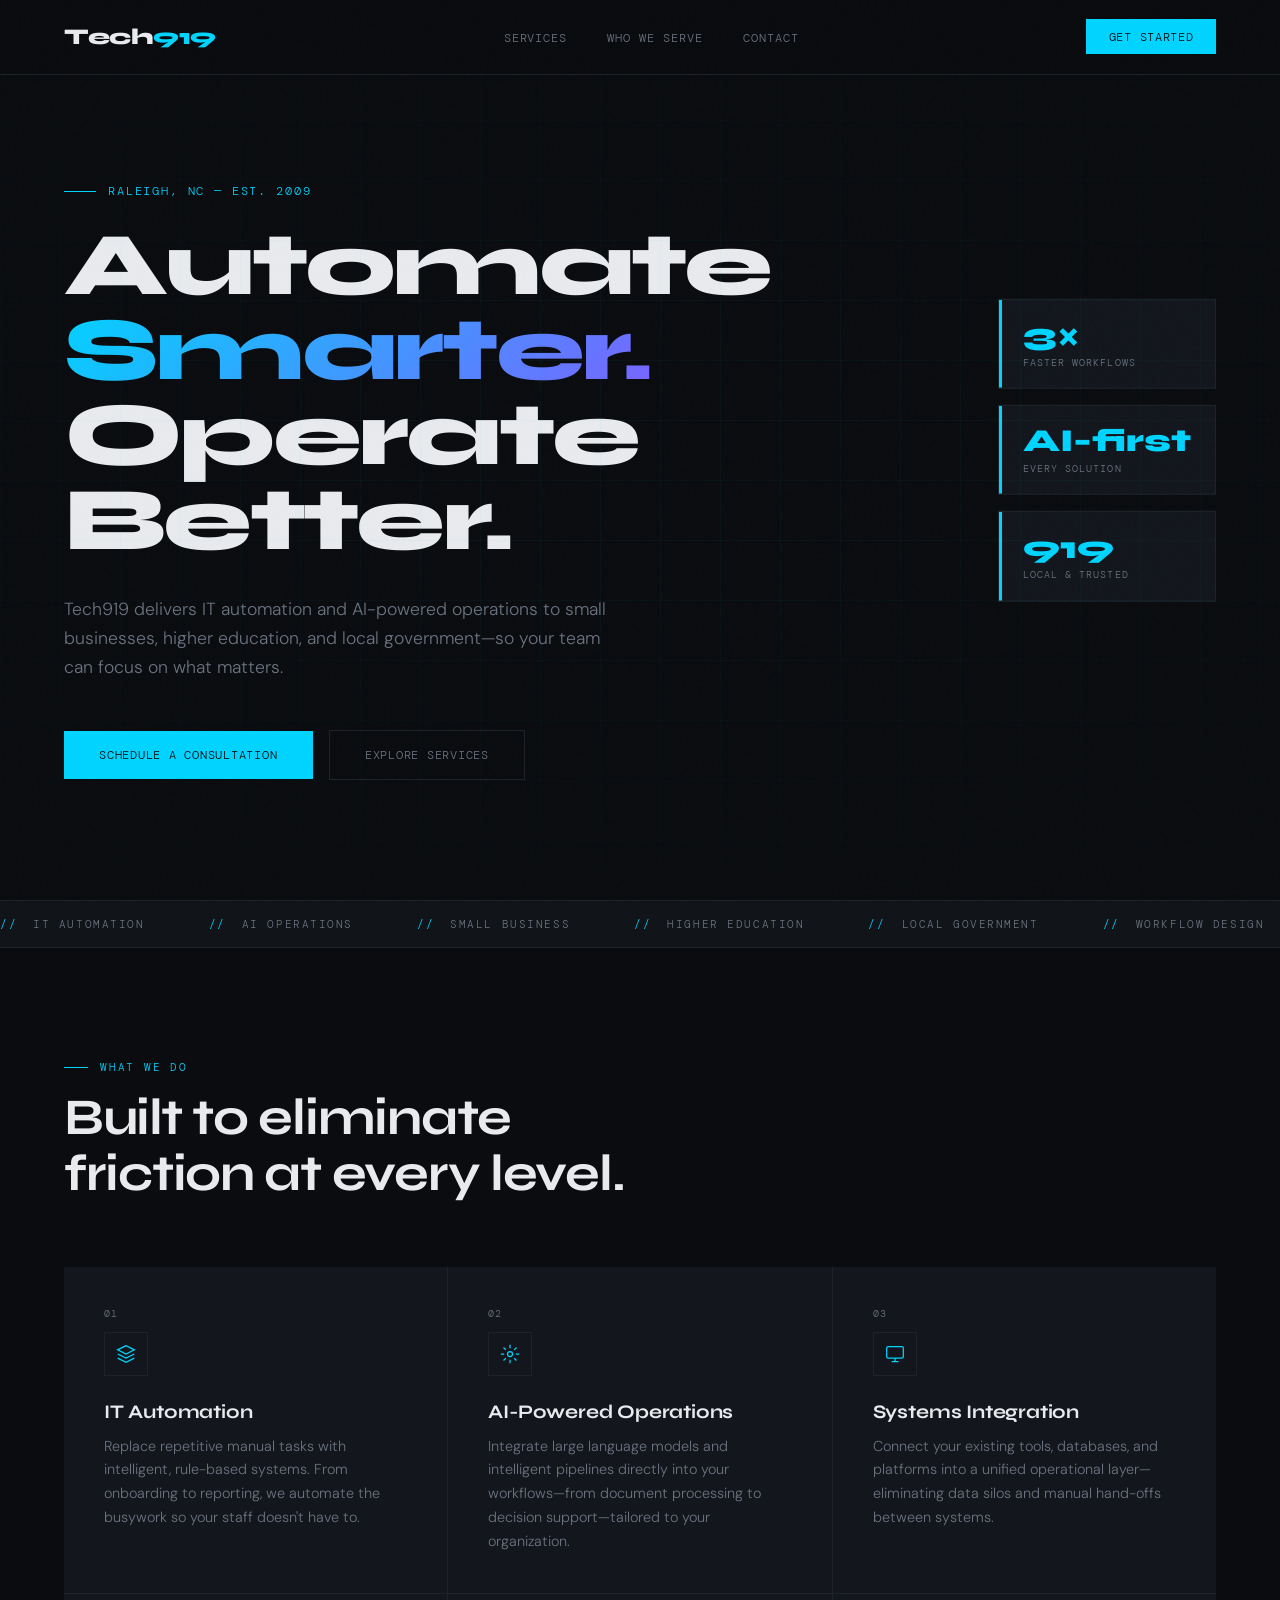
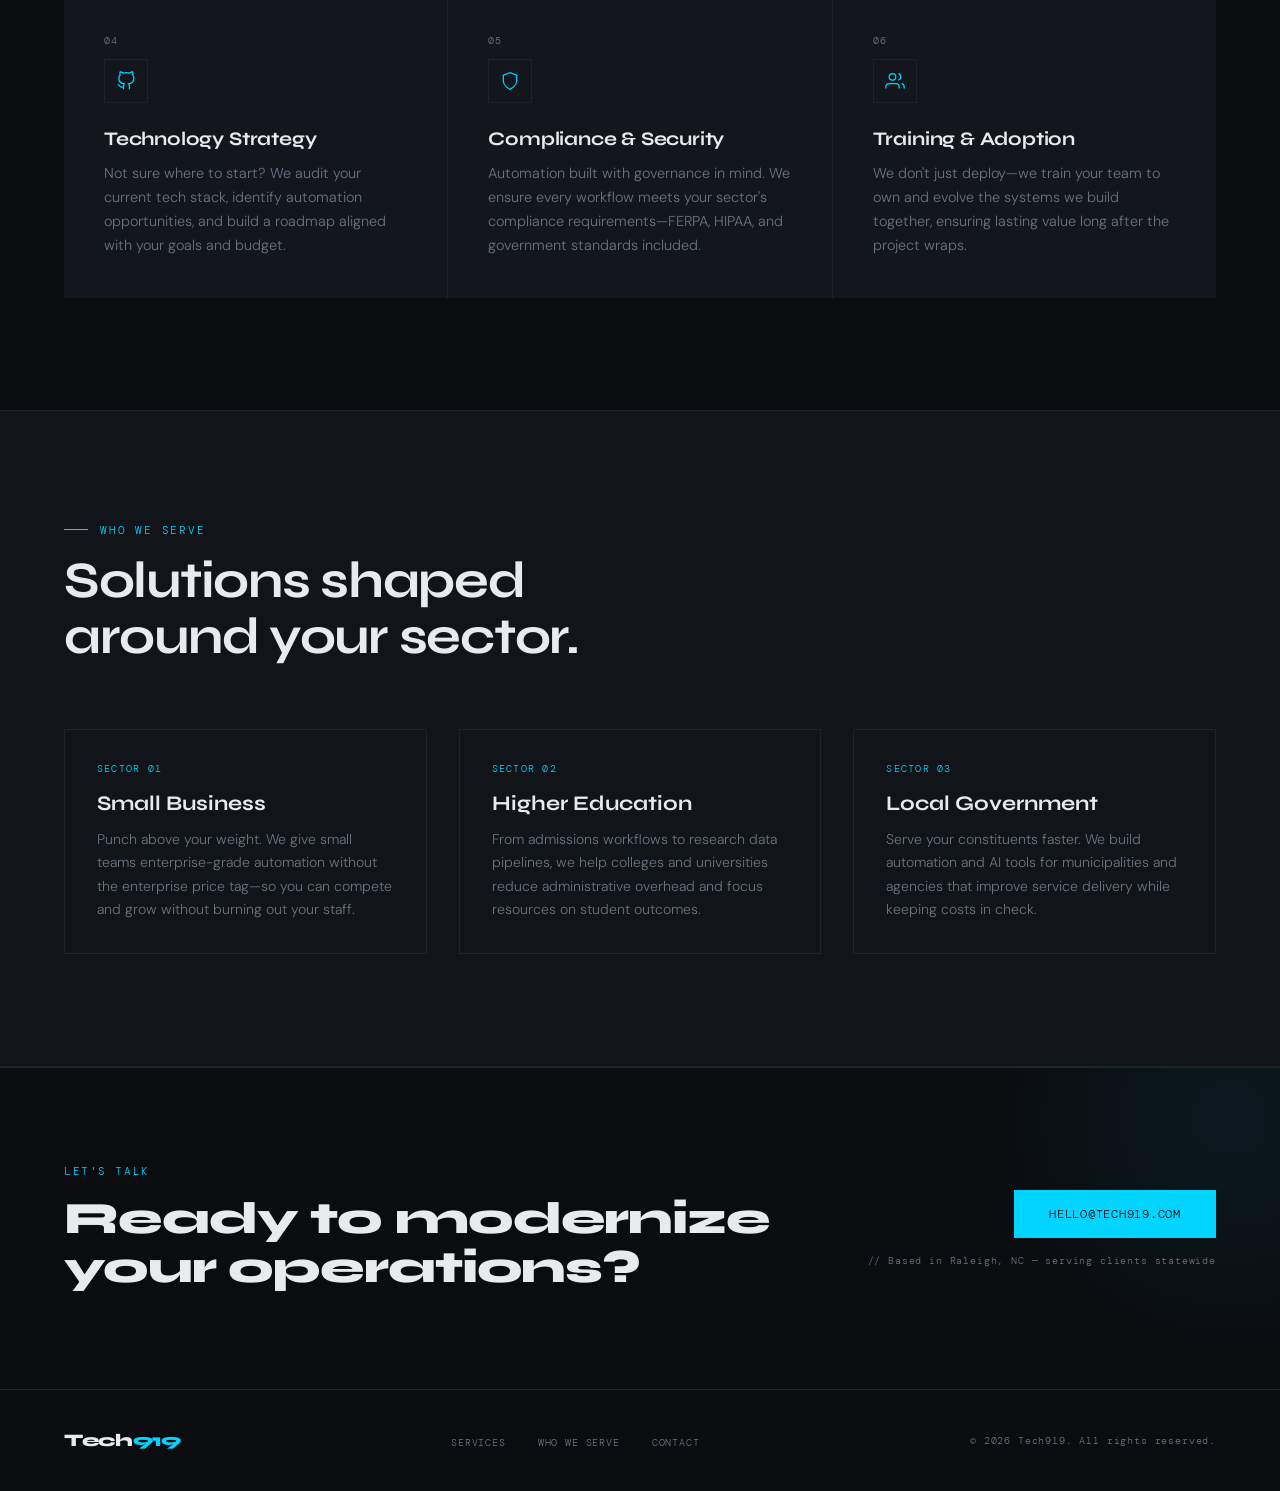
<file: index.html>
<!DOCTYPE html>
<html lang="en">
<head>
  <meta charset="UTF-8" />
  <meta name="viewport" content="width=device-width, initial-scale=1.0" />
  <title>Tech919 — IT Automation & AI for Business</title>
  <link rel="shortcut icon" type="image/x-icon" href="favicon.ico">
  <link href="https://fonts.googleapis.com/css2?family=DM+Mono:wght@400;500&family=Syne:wght@400;600;700;800&family=DM+Sans:wght@300;400;500&display=swap" rel="stylesheet" />
  <style>
    *, *::before, *::after { box-sizing: border-box; margin: 0; padding: 0; }

    :root {
      --bg: #0a0c0f;
      --surface: #111418;
      --border: #1e2329;
      --accent: #00d4ff;
      --accent2: #7b61ff;
      --text: #e8eaed;
      --muted: #6b7280;
      --card: #13171d;
    }

    html { scroll-behavior: smooth; }

    body {
      background: var(--bg);
      color: var(--text);
      font-family: 'DM Sans', sans-serif;
      font-weight: 300;
      overflow-x: hidden;
    }

    /* ─── NOISE OVERLAY ─── */
    body::before {
      content: '';
      position: fixed;
      inset: 0;
      background-image: url("data:image/svg+xml,%3Csvg viewBox='0 0 256 256' xmlns='http://www.w3.org/2000/svg'%3E%3Cfilter id='noise'%3E%3CfeTurbulence type='fractalNoise' baseFrequency='0.9' numOctaves='4' stitchTiles='stitch'/%3E%3C/filter%3E%3Crect width='100%25' height='100%25' filter='url(%23noise)' opacity='0.03'/%3E%3C/svg%3E");
      pointer-events: none;
      z-index: 999;
      opacity: 0.4;
    }

    /* ─── NAV ─── */
    nav {
      position: fixed;
      top: 0; left: 0; right: 0;
      z-index: 100;
      display: flex;
      align-items: center;
      justify-content: space-between;
      padding: 1.2rem 4rem;
      background: rgba(10, 12, 15, 0.85);
      backdrop-filter: blur(12px);
      border-bottom: 1px solid var(--border);
    }

    .nav-logo {
      font-family: 'Syne', sans-serif;
      font-weight: 800;
      font-size: 1.4rem;
      letter-spacing: -0.02em;
      color: var(--text);
      text-decoration: none;
    }

    .nav-logo span {
      color: var(--accent);
    }

    .nav-links {
      display: flex;
      gap: 2.5rem;
      list-style: none;
    }

    .nav-links a {
      font-family: 'DM Mono', monospace;
      font-size: 0.75rem;
      letter-spacing: 0.08em;
      text-transform: uppercase;
      color: var(--muted);
      text-decoration: none;
      transition: color 0.2s;
    }

    .nav-links a:hover { color: var(--accent); }

    .nav-cta {
      font-family: 'DM Mono', monospace;
      font-size: 0.75rem;
      letter-spacing: 0.06em;
      text-transform: uppercase;
      color: var(--bg);
      background: var(--accent);
      border: none;
      padding: 0.6rem 1.4rem;
      cursor: pointer;
      text-decoration: none;
      transition: opacity 0.2s;
    }

    .nav-cta:hover { opacity: 0.85; }

    /* ─── HERO ─── */
    .hero {
      min-height: 100vh;
      display: flex;
      flex-direction: column;
      justify-content: center;
      padding: 8rem 4rem 4rem;
      position: relative;
      overflow: hidden;
    }

    /* Grid lines background */
    .hero::after {
      content: '';
      position: absolute;
      inset: 0;
      background-image:
        linear-gradient(rgba(0,212,255,0.04) 1px, transparent 1px),
        linear-gradient(90deg, rgba(0,212,255,0.04) 1px, transparent 1px);
      background-size: 60px 60px;
      mask-image: radial-gradient(ellipse 80% 60% at 50% 50%, black 30%, transparent 100%);
      pointer-events: none;
    }

    .hero-eyebrow {
      font-family: 'DM Mono', monospace;
      font-size: 0.72rem;
      letter-spacing: 0.16em;
      text-transform: uppercase;
      color: var(--accent);
      margin-bottom: 1.5rem;
      display: flex;
      align-items: center;
      gap: 0.75rem;
      opacity: 0;
      animation: fadeUp 0.7s ease forwards 0.2s;
    }

    .hero-eyebrow::before {
      content: '';
      display: inline-block;
      width: 2rem;
      height: 1px;
      background: var(--accent);
    }

    .hero-title {
      font-family: 'Syne', sans-serif;
      font-weight: 800;
      font-size: clamp(3rem, 7vw, 6.5rem);
      line-height: 0.95;
      letter-spacing: -0.03em;
      max-width: 900px;
      opacity: 0;
      animation: fadeUp 0.8s ease forwards 0.4s;
    }

    .hero-title em {
      font-style: normal;
      background: linear-gradient(135deg, var(--accent) 0%, var(--accent2) 100%);
      -webkit-background-clip: text;
      -webkit-text-fill-color: transparent;
      background-clip: text;
    }

    .hero-sub {
      margin-top: 2rem;
      font-size: 1.1rem;
      color: var(--muted);
      max-width: 560px;
      line-height: 1.65;
      font-weight: 300;
      opacity: 0;
      animation: fadeUp 0.8s ease forwards 0.6s;
    }

    .hero-actions {
      margin-top: 3rem;
      display: flex;
      gap: 1rem;
      align-items: center;
      opacity: 0;
      animation: fadeUp 0.8s ease forwards 0.8s;
    }

    .btn-primary {
      font-family: 'DM Mono', monospace;
      font-size: 0.78rem;
      letter-spacing: 0.06em;
      text-transform: uppercase;
      color: var(--bg);
      background: var(--accent);
      border: none;
      padding: 1rem 2.2rem;
      cursor: pointer;
      text-decoration: none;
      transition: box-shadow 0.3s, transform 0.2s;
      display: inline-block;
    }

    .btn-primary:hover {
      box-shadow: 0 0 30px rgba(0,212,255,0.4);
      transform: translateY(-1px);
    }

    .btn-ghost {
      font-family: 'DM Mono', monospace;
      font-size: 0.78rem;
      letter-spacing: 0.06em;
      text-transform: uppercase;
      color: var(--muted);
      background: transparent;
      border: 1px solid var(--border);
      padding: 1rem 2.2rem;
      cursor: pointer;
      text-decoration: none;
      transition: border-color 0.2s, color 0.2s;
      display: inline-block;
    }

    .btn-ghost:hover { border-color: var(--accent); color: var(--accent); }

    /* Floating stat badges */
    .hero-stats {
      position: absolute;
      right: 5%;
      top: 50%;
      transform: translateY(-50%);
      display: flex;
      flex-direction: column;
      gap: 1rem;
      opacity: 0;
      animation: fadeLeft 0.9s ease forwards 1s;
    }

    .stat-badge {
      background: var(--card);
      border: 1px solid var(--border);
      padding: 1.2rem 1.5rem;
      min-width: 160px;
      position: relative;
      overflow: hidden;
    }

    .stat-badge::before {
      content: '';
      position: absolute;
      top: 0; left: 0;
      width: 3px;
      height: 100%;
      background: var(--accent);
    }

    .stat-num {
      font-family: 'Syne', sans-serif;
      font-weight: 800;
      font-size: 2rem;
      color: var(--accent);
      line-height: 1;
    }

    .stat-label {
      font-family: 'DM Mono', monospace;
      font-size: 0.65rem;
      letter-spacing: 0.1em;
      text-transform: uppercase;
      color: var(--muted);
      margin-top: 0.3rem;
    }

    /* ─── MARQUEE ─── */
    .marquee-wrap {
      border-top: 1px solid var(--border);
      border-bottom: 1px solid var(--border);
      padding: 1rem 0;
      overflow: hidden;
      background: var(--surface);
    }

    .marquee-track {
      display: flex;
      gap: 4rem;
      animation: marquee 22s linear infinite;
      white-space: nowrap;
      width: max-content;
    }

    .marquee-item {
      font-family: 'DM Mono', monospace;
      font-size: 0.7rem;
      letter-spacing: 0.14em;
      text-transform: uppercase;
      color: var(--muted);
      display: flex;
      align-items: center;
      gap: 1rem;
    }

    .marquee-item::before {
      content: '//';
      color: var(--accent);
    }

    /* ─── SERVICES ─── */
    section { padding: 7rem 4rem; }

    .section-label {
      font-family: 'DM Mono', monospace;
      font-size: 0.7rem;
      letter-spacing: 0.16em;
      text-transform: uppercase;
      color: var(--accent);
      margin-bottom: 1rem;
      display: flex;
      align-items: center;
      gap: 0.75rem;
    }

    .section-label::before {
      content: '';
      width: 1.5rem;
      height: 1px;
      background: var(--accent);
    }

    .section-title {
      font-family: 'Syne', sans-serif;
      font-weight: 700;
      font-size: clamp(2rem, 4vw, 3.2rem);
      letter-spacing: -0.025em;
      line-height: 1.1;
      max-width: 600px;
      margin-bottom: 4rem;
    }

    .services-grid {
      display: grid;
      grid-template-columns: repeat(3, 1fr);
      gap: 1px;
      background: var(--border);
    }

    .service-card {
      background: var(--card);
      padding: 2.5rem;
      position: relative;
      overflow: hidden;
      transition: background 0.3s;
    }

    .service-card:hover { background: #161b22; }

    .service-card::after {
      content: '';
      position: absolute;
      bottom: 0; left: 0; right: 0;
      height: 2px;
      background: linear-gradient(90deg, var(--accent), var(--accent2));
      transform: scaleX(0);
      transform-origin: left;
      transition: transform 0.4s ease;
    }

    .service-card:hover::after { transform: scaleX(1); }

    .service-icon {
      width: 44px;
      height: 44px;
      border: 1px solid var(--border);
      display: flex;
      align-items: center;
      justify-content: center;
      margin-bottom: 1.5rem;
      color: var(--accent);
      font-size: 1.1rem;
    }

    .service-num {
      font-family: 'DM Mono', monospace;
      font-size: 0.65rem;
      color: var(--muted);
      letter-spacing: 0.1em;
      margin-bottom: 0.75rem;
    }

    .service-name {
      font-family: 'Syne', sans-serif;
      font-weight: 700;
      font-size: 1.2rem;
      letter-spacing: -0.01em;
      margin-bottom: 0.75rem;
    }

    .service-desc {
      font-size: 0.9rem;
      color: var(--muted);
      line-height: 1.65;
    }

    /* ─── WHO WE SERVE ─── */
    .serve-section {
      background: var(--surface);
      border-top: 1px solid var(--border);
      border-bottom: 1px solid var(--border);
    }

    .serve-grid {
      display: grid;
      grid-template-columns: repeat(3, 1fr);
      gap: 2rem;
      margin-top: 1rem;
    }

    .serve-card {
      padding: 2rem;
      border: 1px solid var(--border);
      position: relative;
      transition: border-color 0.3s;
    }

    .serve-card:hover { border-color: rgba(0,212,255,0.3); }

    .serve-tag {
      font-family: 'DM Mono', monospace;
      font-size: 0.65rem;
      letter-spacing: 0.12em;
      text-transform: uppercase;
      color: var(--accent);
      margin-bottom: 1rem;
    }

    .serve-title {
      font-family: 'Syne', sans-serif;
      font-weight: 700;
      font-size: 1.3rem;
      margin-bottom: 0.75rem;
    }

    .serve-desc {
      font-size: 0.88rem;
      color: var(--muted);
      line-height: 1.65;
    }

    /* ─── CTA BAND ─── */
    .cta-band {
      padding: 6rem 4rem;
      display: flex;
      align-items: center;
      justify-content: space-between;
      gap: 3rem;
      border-top: 1px solid var(--border);
      position: relative;
      overflow: hidden;
    }

    .cta-band::before {
      content: '';
      position: absolute;
      top: -200px; right: -200px;
      width: 500px; height: 500px;
      background: radial-gradient(circle, rgba(0,212,255,0.07) 0%, transparent 70%);
      pointer-events: none;
    }

    .cta-text .eyebrow {
      font-family: 'DM Mono', monospace;
      font-size: 0.7rem;
      letter-spacing: 0.14em;
      text-transform: uppercase;
      color: var(--accent);
      margin-bottom: 1rem;
    }

    .cta-text h2 {
      font-family: 'Syne', sans-serif;
      font-weight: 800;
      font-size: clamp(1.8rem, 3.5vw, 3rem);
      letter-spacing: -0.025em;
      line-height: 1.1;
    }

    .cta-actions {
      display: flex;
      flex-direction: column;
      align-items: flex-end;
      gap: 1rem;
      flex-shrink: 0;
    }

    .cta-note {
      font-family: 'DM Mono', monospace;
      font-size: 0.65rem;
      letter-spacing: 0.08em;
      color: var(--muted);
    }

    /* ─── FOOTER ─── */
    footer {
      border-top: 1px solid var(--border);
      padding: 2.5rem 4rem;
      display: flex;
      align-items: center;
      justify-content: space-between;
    }

    .footer-logo {
      font-family: 'Syne', sans-serif;
      font-weight: 800;
      font-size: 1.1rem;
      letter-spacing: -0.02em;
    }

    .footer-logo span { color: var(--accent); }

    .footer-copy {
      font-family: 'DM Mono', monospace;
      font-size: 0.65rem;
      letter-spacing: 0.08em;
      color: var(--muted);
    }

    .footer-links {
      display: flex;
      gap: 2rem;
      list-style: none;
    }

    .footer-links a {
      font-family: 'DM Mono', monospace;
      font-size: 0.65rem;
      letter-spacing: 0.08em;
      text-transform: uppercase;
      color: var(--muted);
      text-decoration: none;
      transition: color 0.2s;
    }

    .footer-links a:hover { color: var(--accent); }

    /* ─── ANIMATIONS ─── */
    @keyframes fadeUp {
      from { opacity: 0; transform: translateY(24px); }
      to   { opacity: 1; transform: translateY(0); }
    }

    @keyframes fadeLeft {
      from { opacity: 0; transform: translate(20px, -50%); }
      to   { opacity: 1; transform: translate(0, -50%); }
    }

    @keyframes marquee {
      from { transform: translateX(0); }
      to   { transform: translateX(-50%); }
    }

    /* ─── SCROLL REVEAL ─── */
    .reveal {
      opacity: 0;
      transform: translateY(28px);
      transition: opacity 0.7s ease, transform 0.7s ease;
    }

    .reveal.visible {
      opacity: 1;
      transform: translateY(0);
    }

    /* ─── RESPONSIVE ─── */
    @media (max-width: 900px) {
      nav { padding: 1.2rem 2rem; }
      .nav-links { display: none; }
      .hero { padding: 7rem 2rem 3rem; }
      .hero-stats { display: none; }
      section { padding: 5rem 2rem; }
      .services-grid { grid-template-columns: 1fr; }
      .serve-grid { grid-template-columns: 1fr; }
      .cta-band { flex-direction: column; align-items: flex-start; padding: 4rem 2rem; }
      .cta-actions { align-items: flex-start; }
      footer { flex-direction: column; gap: 1.5rem; align-items: flex-start; }
    }
  </style>
</head>
<body>

  <!-- NAV -->
  <nav>
    <a class="nav-logo" href="#">Tech<span>919</span></a>
    <ul class="nav-links">
      <li><a href="#services">Services</a></li>
      <li><a href="#who">Who We Serve</a></li>
      <li><a href="#contact">Contact</a></li>
    </ul>
    <a class="nav-cta" href="#contact">Get Started</a>
  </nav>

  <!-- HERO -->
  <section class="hero">
    <p class="hero-eyebrow">Raleigh, NC &mdash; Est. 2009</p>
    <h1 class="hero-title">
      Automate<br/>
      <em>Smarter.</em><br/>
      Operate Better.
    </h1>
    <p class="hero-sub">
      Tech919 delivers IT automation and AI-powered operations to small businesses, higher education, and local government—so your team can focus on what matters.
    </p>
    <div class="hero-actions">
      <a class="btn-primary" href="#contact">Schedule a Consultation</a>
      <a class="btn-ghost" href="#services">Explore Services</a>
    </div>

    <div class="hero-stats">
      <div class="stat-badge">
        <div class="stat-num">3×</div>
        <div class="stat-label">Faster workflows</div>
      </div>
      <div class="stat-badge">
        <div class="stat-num">AI-first</div>
        <div class="stat-label">Every solution</div>
      </div>
      <div class="stat-badge">
        <div class="stat-num">919</div>
        <div class="stat-label">Local &amp; trusted</div>
      </div>
    </div>
  </section>

  <!-- MARQUEE -->
  <div class="marquee-wrap">
    <div class="marquee-track">
      <span class="marquee-item">IT Automation</span>
      <span class="marquee-item">AI Operations</span>
      <span class="marquee-item">Small Business</span>
      <span class="marquee-item">Higher Education</span>
      <span class="marquee-item">Local Government</span>
      <span class="marquee-item">Workflow Design</span>
      <span class="marquee-item">Process Optimization</span>
      <span class="marquee-item">AI Integration</span>
      <span class="marquee-item">IT Automation</span>
      <span class="marquee-item">AI Operations</span>
      <span class="marquee-item">Small Business</span>
      <span class="marquee-item">Higher Education</span>
      <span class="marquee-item">Local Government</span>
      <span class="marquee-item">Workflow Design</span>
      <span class="marquee-item">Process Optimization</span>
      <span class="marquee-item">AI Integration</span>
    </div>
  </div>

  <!-- SERVICES -->
  <section id="services">
    <p class="section-label reveal">What We Do</p>
    <h2 class="section-title reveal">Built to eliminate friction at every level.</h2>
    <div class="services-grid">
      <div class="service-card reveal">
        <div class="service-num">01</div>
        <div class="service-icon">
          <svg width="20" height="20" viewBox="0 0 24 24" fill="none" stroke="currentColor" stroke-width="1.5"><path d="M12 2L2 7l10 5 10-5-10-5zM2 17l10 5 10-5M2 12l10 5 10-5"/></svg>
        </div>
        <div class="service-name">IT Automation</div>
        <p class="service-desc">Replace repetitive manual tasks with intelligent, rule-based systems. From onboarding to reporting, we automate the busywork so your staff doesn't have to.</p>
      </div>
      <div class="service-card reveal">
        <div class="service-num">02</div>
        <div class="service-icon">
          <svg width="20" height="20" viewBox="0 0 24 24" fill="none" stroke="currentColor" stroke-width="1.5"><circle cx="12" cy="12" r="3"/><path d="M12 1v4M12 19v4M4.22 4.22l2.83 2.83M16.95 16.95l2.83 2.83M1 12h4M19 12h4M4.22 19.78l2.83-2.83M16.95 7.05l2.83-2.83"/></svg>
        </div>
        <div class="service-name">AI-Powered Operations</div>
        <p class="service-desc">Integrate large language models and intelligent pipelines directly into your workflows—from document processing to decision support—tailored to your organization.</p>
      </div>
      <div class="service-card reveal">
        <div class="service-num">03</div>
        <div class="service-icon">
          <svg width="20" height="20" viewBox="0 0 24 24" fill="none" stroke="currentColor" stroke-width="1.5"><rect x="2" y="3" width="20" height="14" rx="2"/><path d="M8 21h8M12 17v4"/></svg>
        </div>
        <div class="service-name">Systems Integration</div>
        <p class="service-desc">Connect your existing tools, databases, and platforms into a unified operational layer—eliminating data silos and manual hand-offs between systems.</p>
      </div>
      <div class="service-card reveal">
        <div class="service-num">04</div>
        <div class="service-icon">
          <svg width="20" height="20" viewBox="0 0 24 24" fill="none" stroke="currentColor" stroke-width="1.5"><path d="M9 19c-5 1.5-5-2.5-7-3m14 6v-3.87a3.37 3.37 0 0 0-.94-2.61c3.14-.35 6.44-1.54 6.44-7A5.44 5.44 0 0 0 20 4.77A5.07 5.07 0 0 0 19.91 1S18.73.65 16 2.48a13.38 13.38 0 0 0-7 0C6.27.65 5.09 1 5.09 1A5.07 5.07 0 0 0 5 4.77a5.44 5.44 0 0 0-1.5 3.78c0 5.42 3.3 6.61 6.44 7A3.37 3.37 0 0 0 9 18.13V22"/></svg>
        </div>
        <div class="service-name">Technology Strategy</div>
        <p class="service-desc">Not sure where to start? We audit your current tech stack, identify automation opportunities, and build a roadmap aligned with your goals and budget.</p>
      </div>
      <div class="service-card reveal">
        <div class="service-num">05</div>
        <div class="service-icon">
          <svg width="20" height="20" viewBox="0 0 24 24" fill="none" stroke="currentColor" stroke-width="1.5"><path d="M12 22s8-4 8-10V5l-8-3-8 3v7c0 6 8 10 8 10z"/></svg>
        </div>
        <div class="service-name">Compliance & Security</div>
        <p class="service-desc">Automation built with governance in mind. We ensure every workflow meets your sector's compliance requirements—FERPA, HIPAA, and government standards included.</p>
      </div>
      <div class="service-card reveal">
        <div class="service-num">06</div>
        <div class="service-icon">
          <svg width="20" height="20" viewBox="0 0 24 24" fill="none" stroke="currentColor" stroke-width="1.5"><path d="M17 21v-2a4 4 0 0 0-4-4H5a4 4 0 0 0-4 4v2"/><circle cx="9" cy="7" r="4"/><path d="M23 21v-2a4 4 0 0 0-3-3.87M16 3.13a4 4 0 0 1 0 7.75"/></svg>
        </div>
        <div class="service-name">Training & Adoption</div>
        <p class="service-desc">We don't just deploy—we train your team to own and evolve the systems we build together, ensuring lasting value long after the project wraps.</p>
      </div>
    </div>
  </section>

  <!-- WHO WE SERVE -->
  <section id="who" class="serve-section">
    <p class="section-label reveal">Who We Serve</p>
    <h2 class="section-title reveal">Solutions shaped around your sector.</h2>
    <div class="serve-grid">
      <div class="serve-card reveal">
        <div class="serve-tag">Sector 01</div>
        <div class="serve-title">Small Business</div>
        <p class="serve-desc">Punch above your weight. We give small teams enterprise-grade automation without the enterprise price tag—so you can compete and grow without burning out your staff.</p>
      </div>
      <div class="serve-card reveal">
        <div class="serve-tag">Sector 02</div>
        <div class="serve-title">Higher Education</div>
        <p class="serve-desc">From admissions workflows to research data pipelines, we help colleges and universities reduce administrative overhead and focus resources on student outcomes.</p>
      </div>
      <div class="serve-card reveal">
        <div class="serve-tag">Sector 03</div>
        <div class="serve-title">Local Government</div>
        <p class="serve-desc">Serve your constituents faster. We build automation and AI tools for municipalities and agencies that improve service delivery while keeping costs in check.</p>
      </div>
    </div>
  </section>

  <!-- CTA BAND -->
  <section class="cta-band" id="contact">
    <div class="cta-text reveal">
      <p class="eyebrow">Let's Talk</p>
      <h2>Ready to modernize<br/>your operations?</h2>
    </div>
    <div class="cta-actions reveal">
      <a class="btn-primary" href="mailto:hello@tech919.com">hello@tech919.com</a>
      <p class="cta-note">// Based in Raleigh, NC &mdash; serving clients statewide</p>
    </div>
  </section>

  <!-- FOOTER -->
  <footer>
    <div class="footer-logo">Tech<span>919</span></div>
    <ul class="footer-links">
      <li><a href="#services">Services</a></li>
      <li><a href="#who">Who We Serve</a></li>
      <li><a href="#contact">Contact</a></li>
    </ul>
    <p class="footer-copy">&copy; 2026 Tech919. All rights reserved.</p>
  </footer>

  <script>
    // Scroll reveal
    const reveals = document.querySelectorAll('.reveal');
    const observer = new IntersectionObserver((entries) => {
      entries.forEach((entry, i) => {
        if (entry.isIntersecting) {
          setTimeout(() => entry.target.classList.add('visible'), i * 80);
          observer.unobserve(entry.target);
        }
      });
    }, { threshold: 0.1 });
    reveals.forEach(el => observer.observe(el));
  </script>
</body>
</html>
</file>
